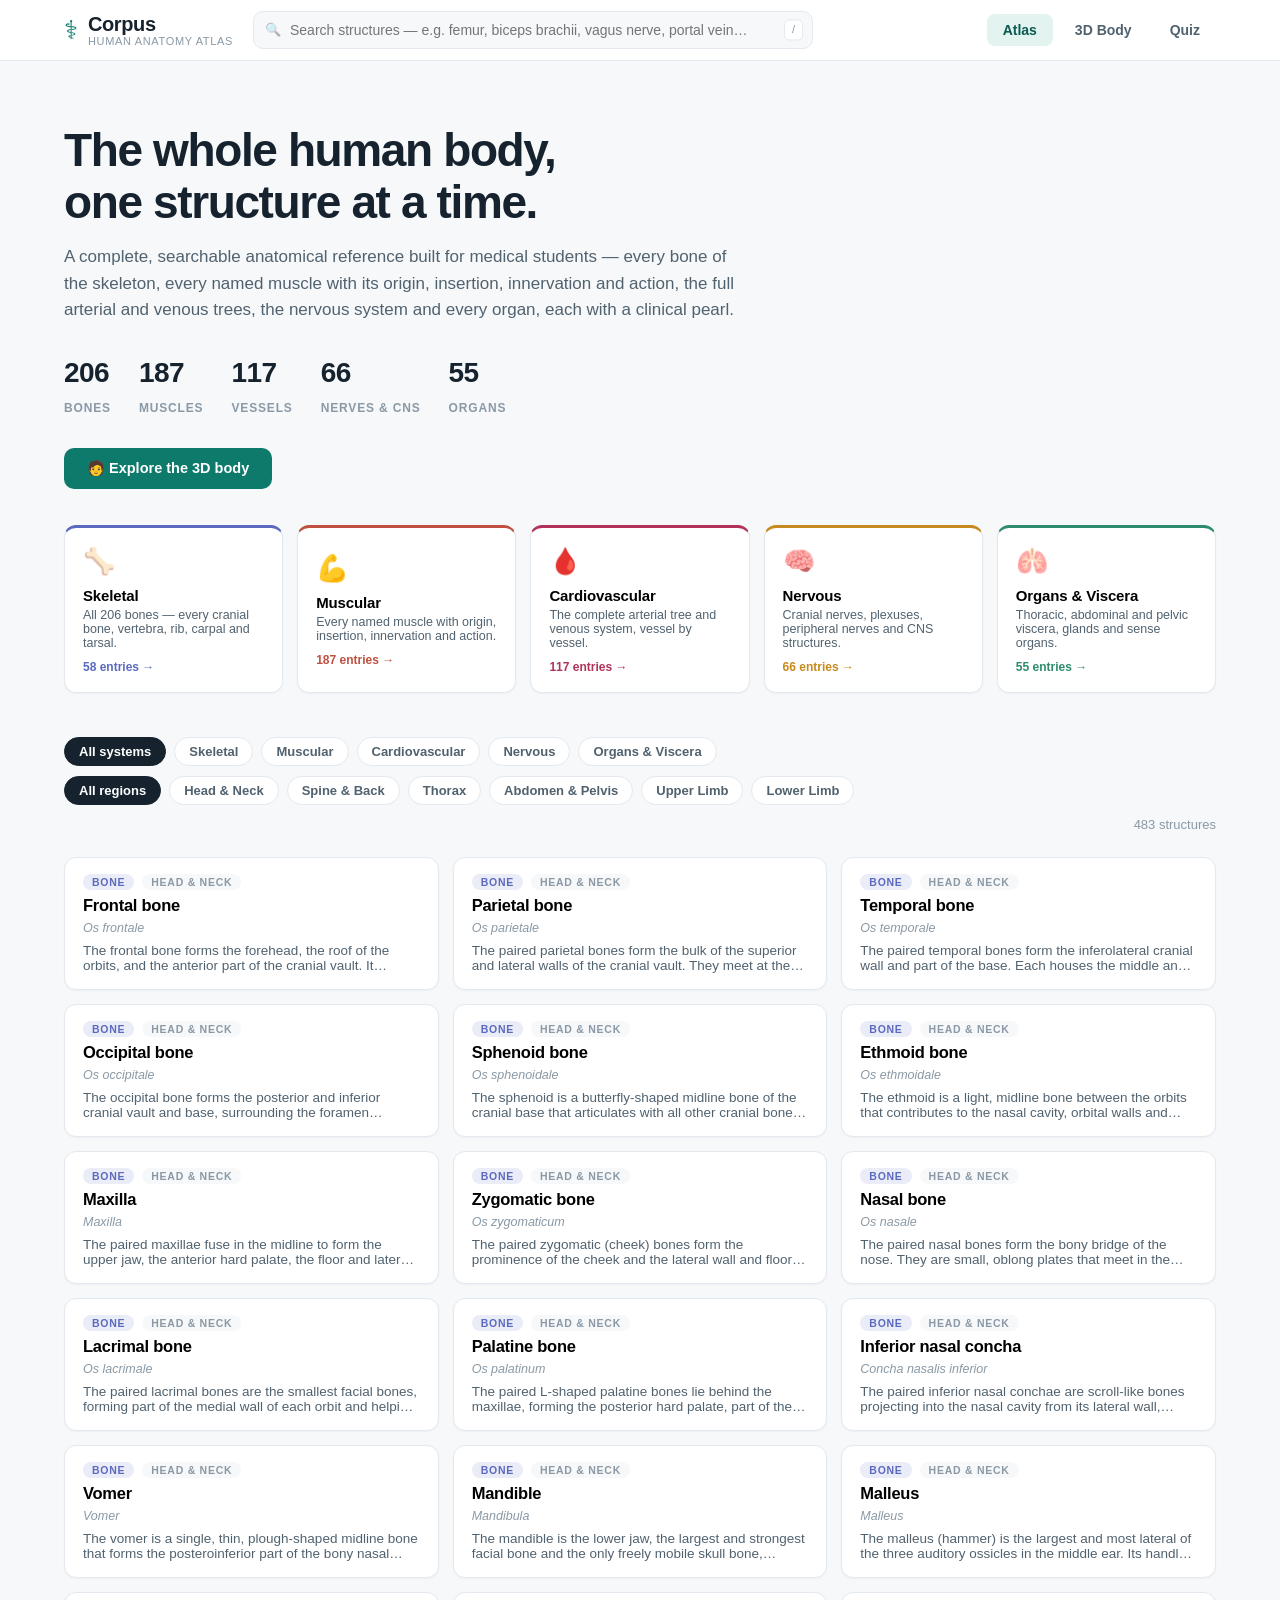
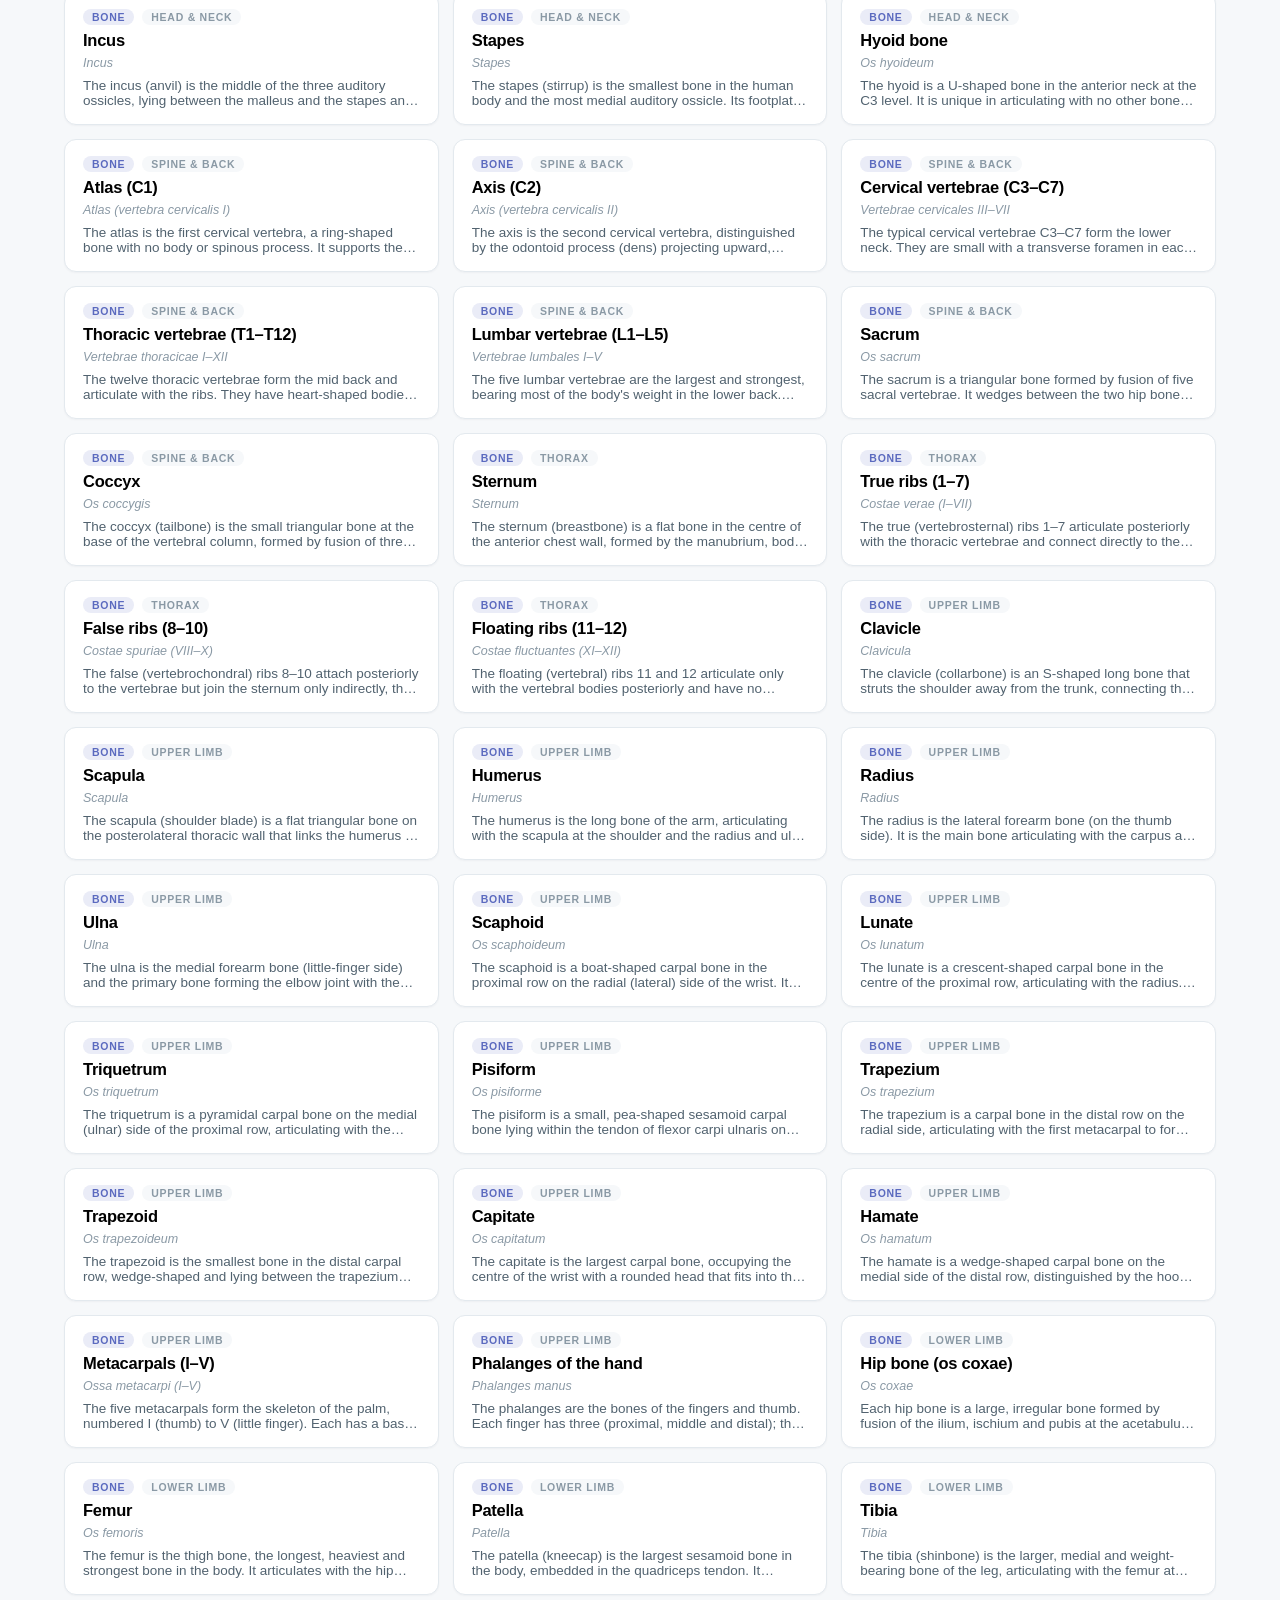
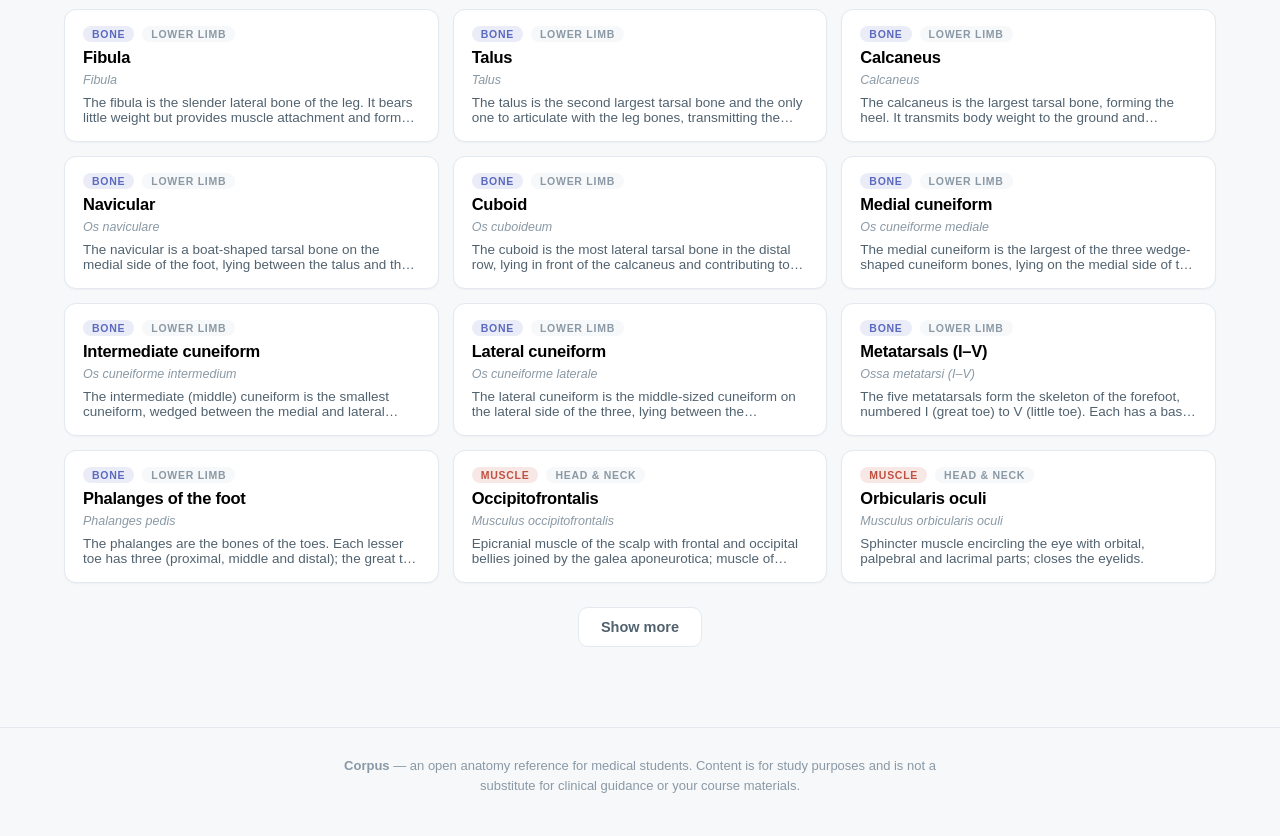
<file: index.html>
<!DOCTYPE html>
<html lang="en">
<head>
  <meta charset="UTF-8">
  <meta name="viewport" content="width=device-width, initial-scale=1.0">
  <title>Corpus &mdash; Human Anatomy Atlas for Medical Students</title>
  <meta name="description" content="A complete, searchable reference of human anatomy for medical students: every bone, muscle, artery, vein, nerve and organ — with origins, insertions, innervations and clinical pearls.">
  <link rel="icon" href="data:image/svg+xml,&lt;svg xmlns='http://www.w3.org/2000/svg' viewBox='0 0 100 100'&gt;&lt;text y='.9em' font-size='90'&gt;&#129728;&lt;/text&gt;&lt;/svg&gt;">
  <link rel="stylesheet" href="css/style.css">
</head>
<body>

  <header class="site-header">
    <div class="header-inner">
      <a class="brand" href="#" id="brand-link">
        <span class="brand-mark">&#9877;</span>
        <span class="brand-text">Corpus<span class="brand-sub">Human Anatomy Atlas</span></span>
      </a>
      <div class="search-wrap">
        <span class="search-icon">&#128269;</span>
        <input type="search" id="search-input" placeholder="Search structures — e.g. femur, biceps brachii, vagus nerve, portal vein&hellip;" autocomplete="off">
        <kbd class="search-kbd">/</kbd>
      </div>
      <nav class="header-nav">
        <button class="nav-btn" id="nav-atlas" data-view="atlas">Atlas</button>
        <button class="nav-btn" id="nav-body" data-view="body">3D Body</button>
        <button class="nav-btn" id="nav-quiz" data-view="quiz">Quiz</button>
      </nav>
    </div>
  </header>

  <!-- ============ ATLAS VIEW ============ -->
  <main id="view-atlas">

    <section class="hero" id="hero">
      <h1>The whole human body,<br>one structure at a time.</h1>
      <p class="hero-lead">A complete, searchable anatomical reference built for medical students — every bone of the skeleton, every named muscle with its origin, insertion, innervation and action, the full arterial and venous trees, the nervous system and every organ, each with a clinical pearl.</p>
      <div class="hero-stats" id="hero-stats"><!-- populated by JS --></div>
      <div class="hero-actions">
        <button class="btn btn-primary" id="hero-body-btn">&#129489; Explore the 3D body</button>
      </div>
    </section>

    <section class="systems" id="system-cards"><!-- populated by JS --></section>

    <section class="browser">
      <div class="filter-bar">
        <div class="filter-row" id="system-filters"><!-- populated by JS --></div>
        <div class="filter-row" id="region-filters"><!-- populated by JS --></div>
        <div class="filter-row filter-row-meta">
          <div id="category-filters"><!-- populated by JS --></div>
          <span class="result-count" id="result-count"></span>
        </div>
      </div>
      <div class="card-grid" id="card-grid"><!-- populated by JS --></div>
      <div class="empty-state hidden" id="empty-state">
        <p>&#129300; No structures match your search.</p>
        <button class="btn btn-ghost" id="clear-filters">Clear search &amp; filters</button>
      </div>
      <div class="load-more-wrap">
        <button class="btn btn-ghost hidden" id="load-more">Show more</button>
      </div>
    </section>

  </main>

  <!-- ============ 3D BODY VIEW ============ -->
  <main id="view-body" class="hidden">
    <section class="body3d-shell">
      <div class="body3d-head">
        <h1>Interactive 3D body</h1>
        <p class="hero-lead">A layered anatomical model &mdash; toggle the <strong>skeleton</strong>, <strong>organs</strong>, <strong>brain &amp; spinal cord</strong> and <strong>skin</strong> using the chips on the model. Drag to rotate, scroll or pinch to zoom. Click any bone or organ to open its detail card and see every structure in that region.</p>
      </div>
      <div class="body3d-layout">
        <div class="body3d-stage" id="body3d-stage">
          <div id="body3d-tooltip"></div>
        </div>
        <aside class="body3d-panel" id="body3d-panel">
          <div class="body3d-placeholder">
            <span class="body3d-placeholder-icon">&#128070;</span>
            <h3>Select a structure</h3>
            <p>Click a bone or organ on the model &mdash; the femur, a rib, the heart, a kidney &mdash; to open its detail card and explore every structure in that region. Use the chips to switch between the skeleton, organs, brain &amp; cord and skin.</p>
          </div>
        </aside>
      </div>
    </section>
  </main>

  <!-- ============ QUIZ VIEW ============ -->
  <main id="view-quiz" class="hidden">
    <section class="quiz-shell">
      <div id="quiz-setup">
        <h1>Self-test</h1>
        <p class="hero-lead">Questions are generated from the atlas itself — origins, insertions, innervations, root values, branches and clinical facts. Choose what to be tested on.</p>
        <div class="quiz-options">
          <div class="quiz-opt-group">
            <h3>System</h3>
            <div id="quiz-system-options"><!-- populated by JS --></div>
          </div>
          <div class="quiz-opt-group">
            <h3>Length</h3>
            <div id="quiz-length-options">
              <button class="chip" data-len="10">10 questions</button>
              <button class="chip chip-active" data-len="20">20 questions</button>
              <button class="chip" data-len="40">40 questions</button>
            </div>
          </div>
        </div>
        <button class="btn btn-primary" id="quiz-start">Start quiz</button>
      </div>

      <div id="quiz-run" class="hidden">
        <div class="quiz-progress">
          <div class="quiz-progress-bar"><div id="quiz-progress-fill"></div></div>
          <span id="quiz-progress-text"></span>
        </div>
        <div class="quiz-card">
          <span class="quiz-tag" id="quiz-q-tag"></span>
          <h2 id="quiz-question"></h2>
          <div class="quiz-answers" id="quiz-answers"></div>
          <div class="quiz-feedback hidden" id="quiz-feedback"></div>
          <button class="btn btn-primary hidden" id="quiz-next">Next question &rarr;</button>
        </div>
      </div>

      <div id="quiz-result" class="hidden">
        <h1 id="quiz-score"></h1>
        <p class="hero-lead" id="quiz-verdict"></p>
        <div class="quiz-result-actions">
          <button class="btn btn-primary" id="quiz-again">Take another quiz</button>
          <button class="btn btn-ghost" id="quiz-back">Back to atlas</button>
        </div>
      </div>
    </section>
  </main>

  <!-- ============ DETAIL MODAL ============ -->
  <div class="modal-backdrop hidden" id="modal-backdrop">
    <article class="modal" id="modal" role="dialog" aria-modal="true">
      <button class="modal-close" id="modal-close" aria-label="Close">&times;</button>
      <div id="modal-body"><!-- populated by JS --></div>
    </article>
  </div>

  <footer class="site-footer">
    <p><strong>Corpus</strong> &mdash; an open anatomy reference for medical students. Content is for study purposes and is not a substitute for clinical guidance or your course materials.</p>
  </footer>

  <script src="js/vendor/three.min.js"></script>
  <script src="js/vendor/OrbitControls.js"></script>
  <script src="js/data/bones.js"></script>
  <script src="js/data/muscles.js"></script>
  <script src="js/data/vessels.js"></script>
  <script src="js/data/nerves.js"></script>
  <script src="js/data/organs.js"></script>
  <script src="js/app.js"></script>
  <script src="js/body3d.js"></script>
</body>
</html>
</file>
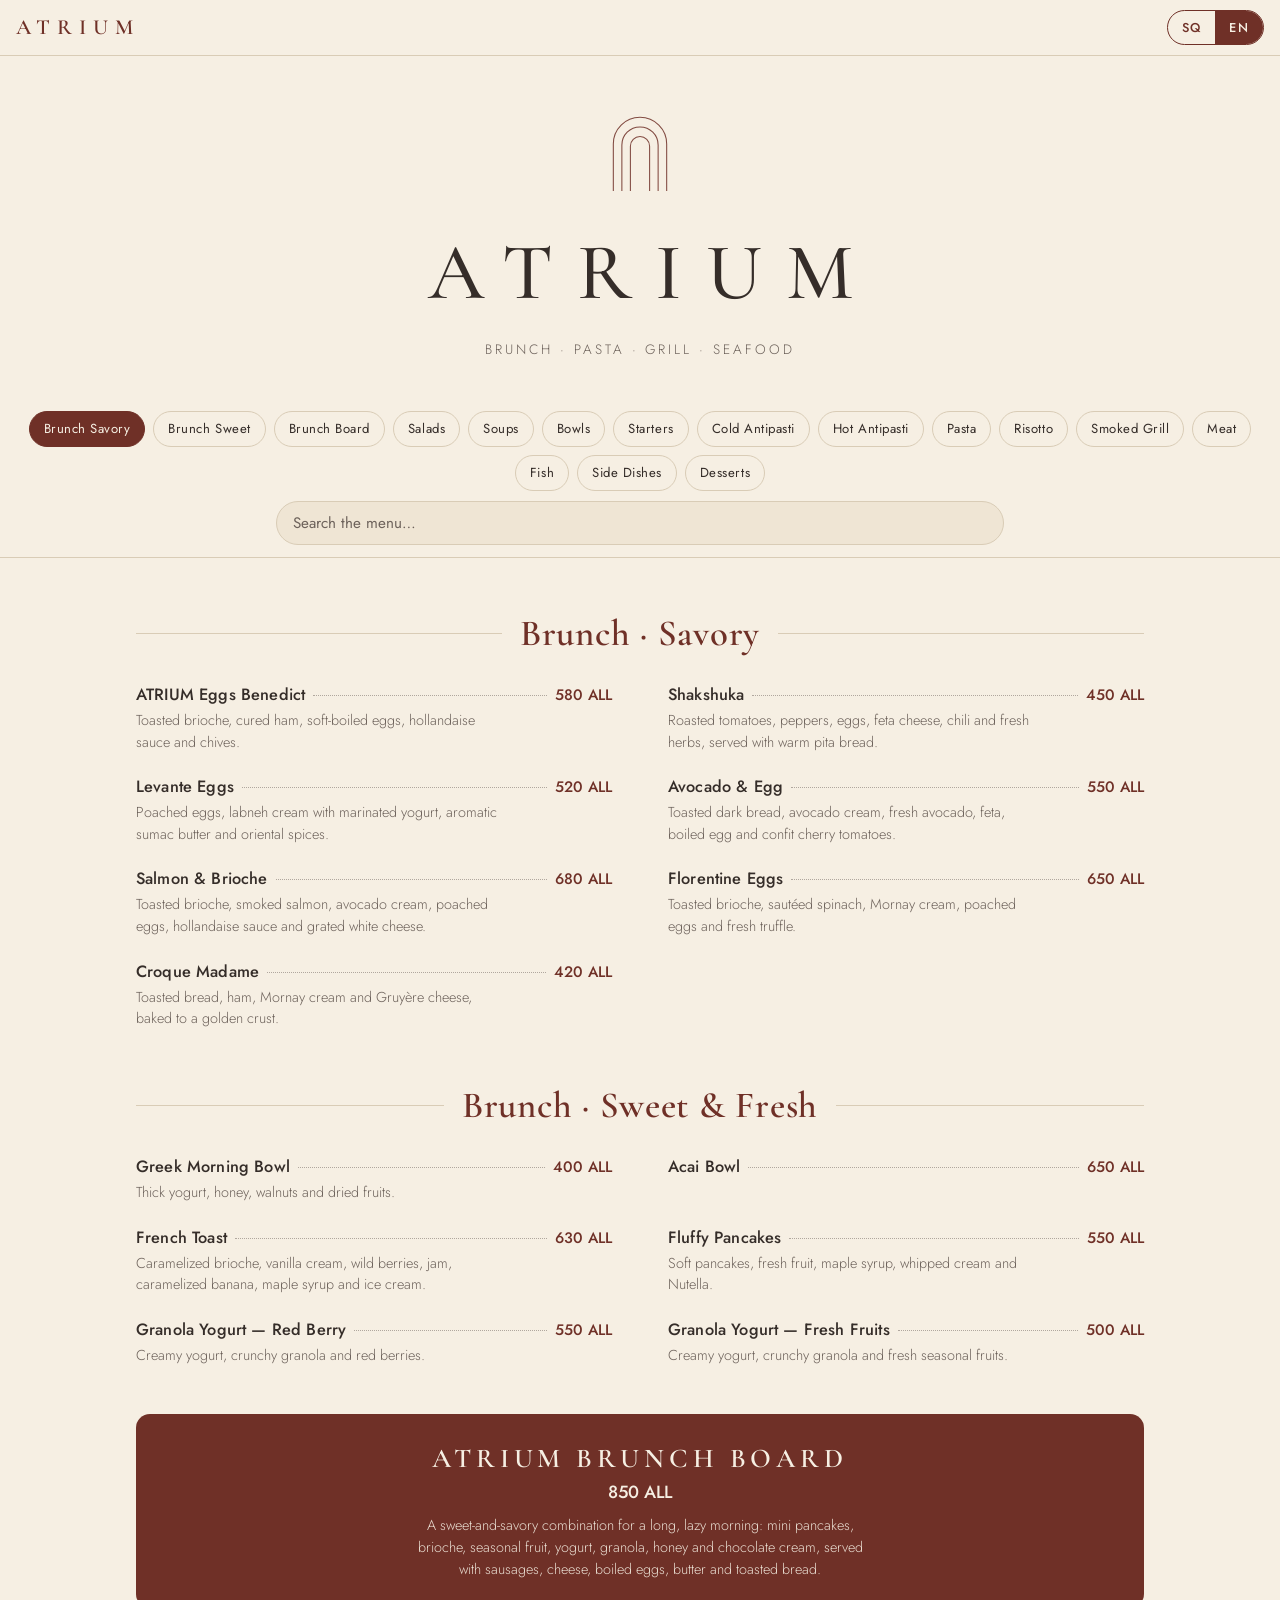
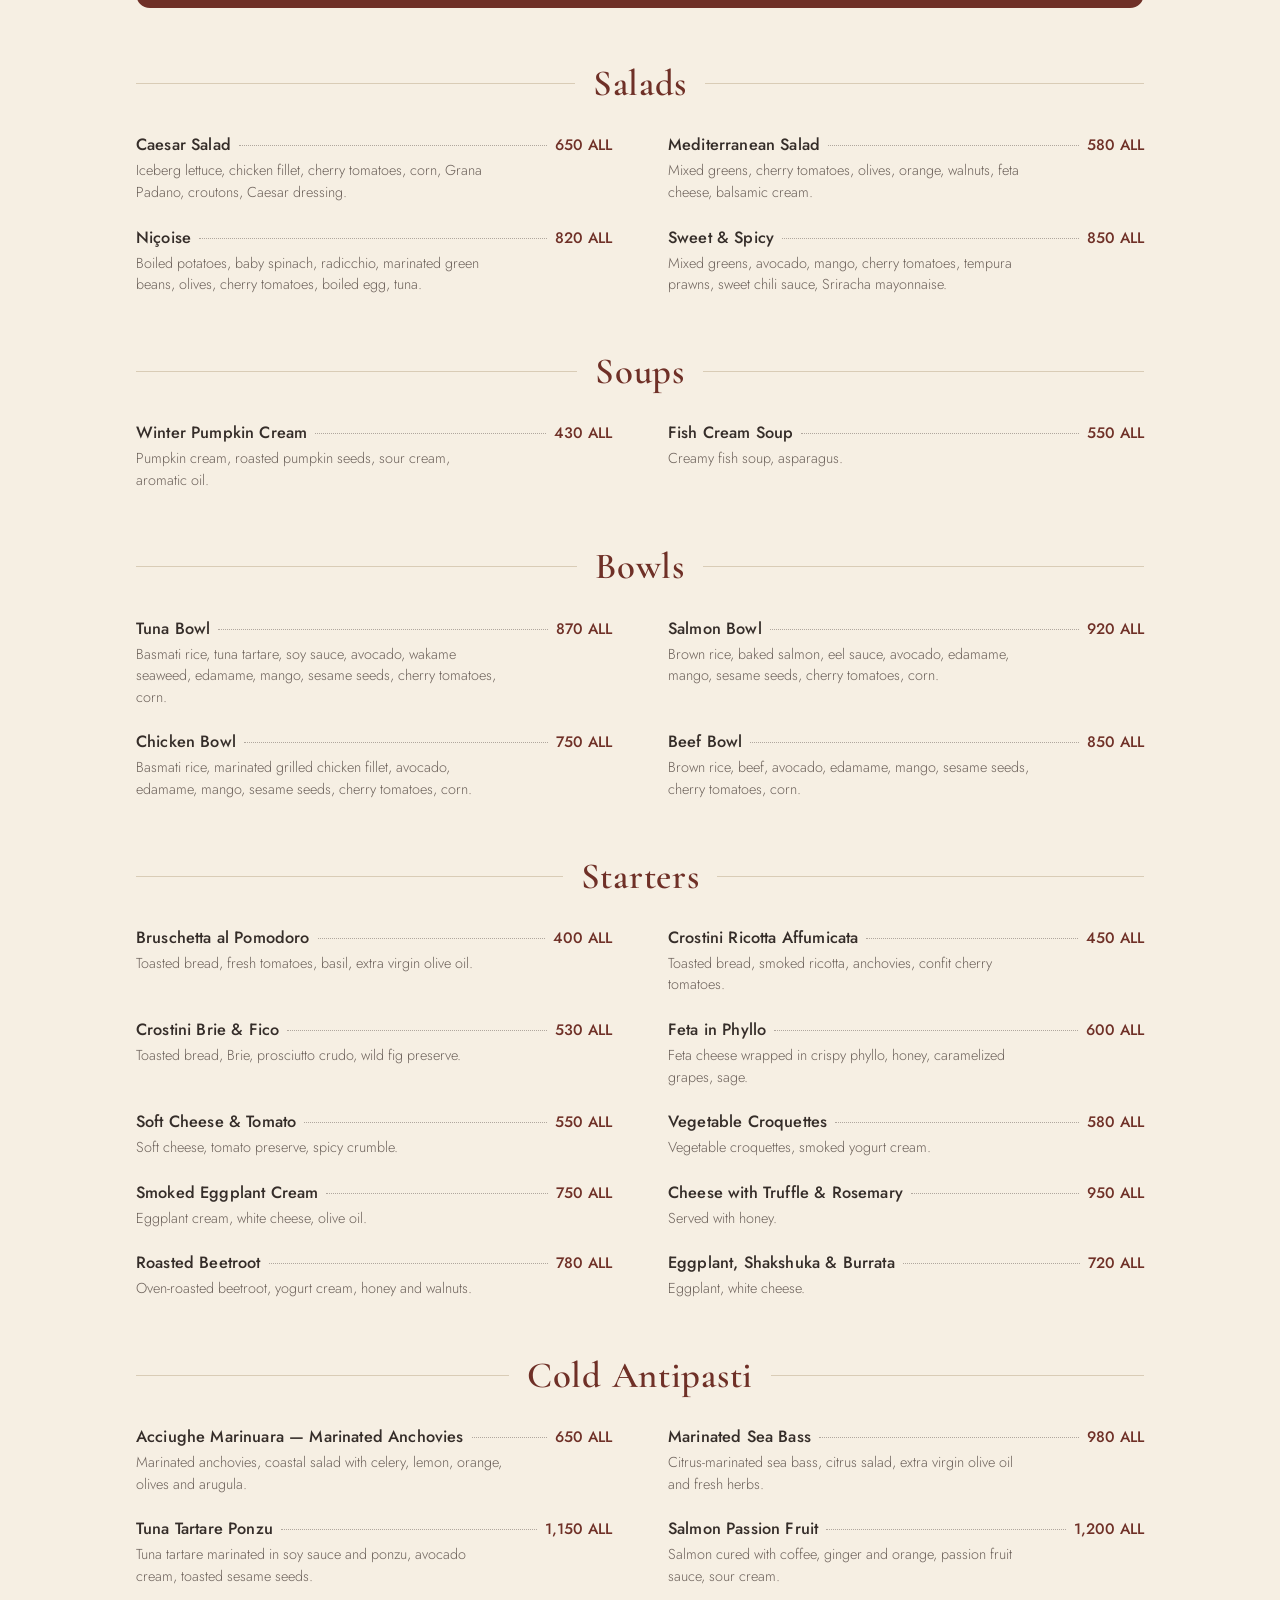
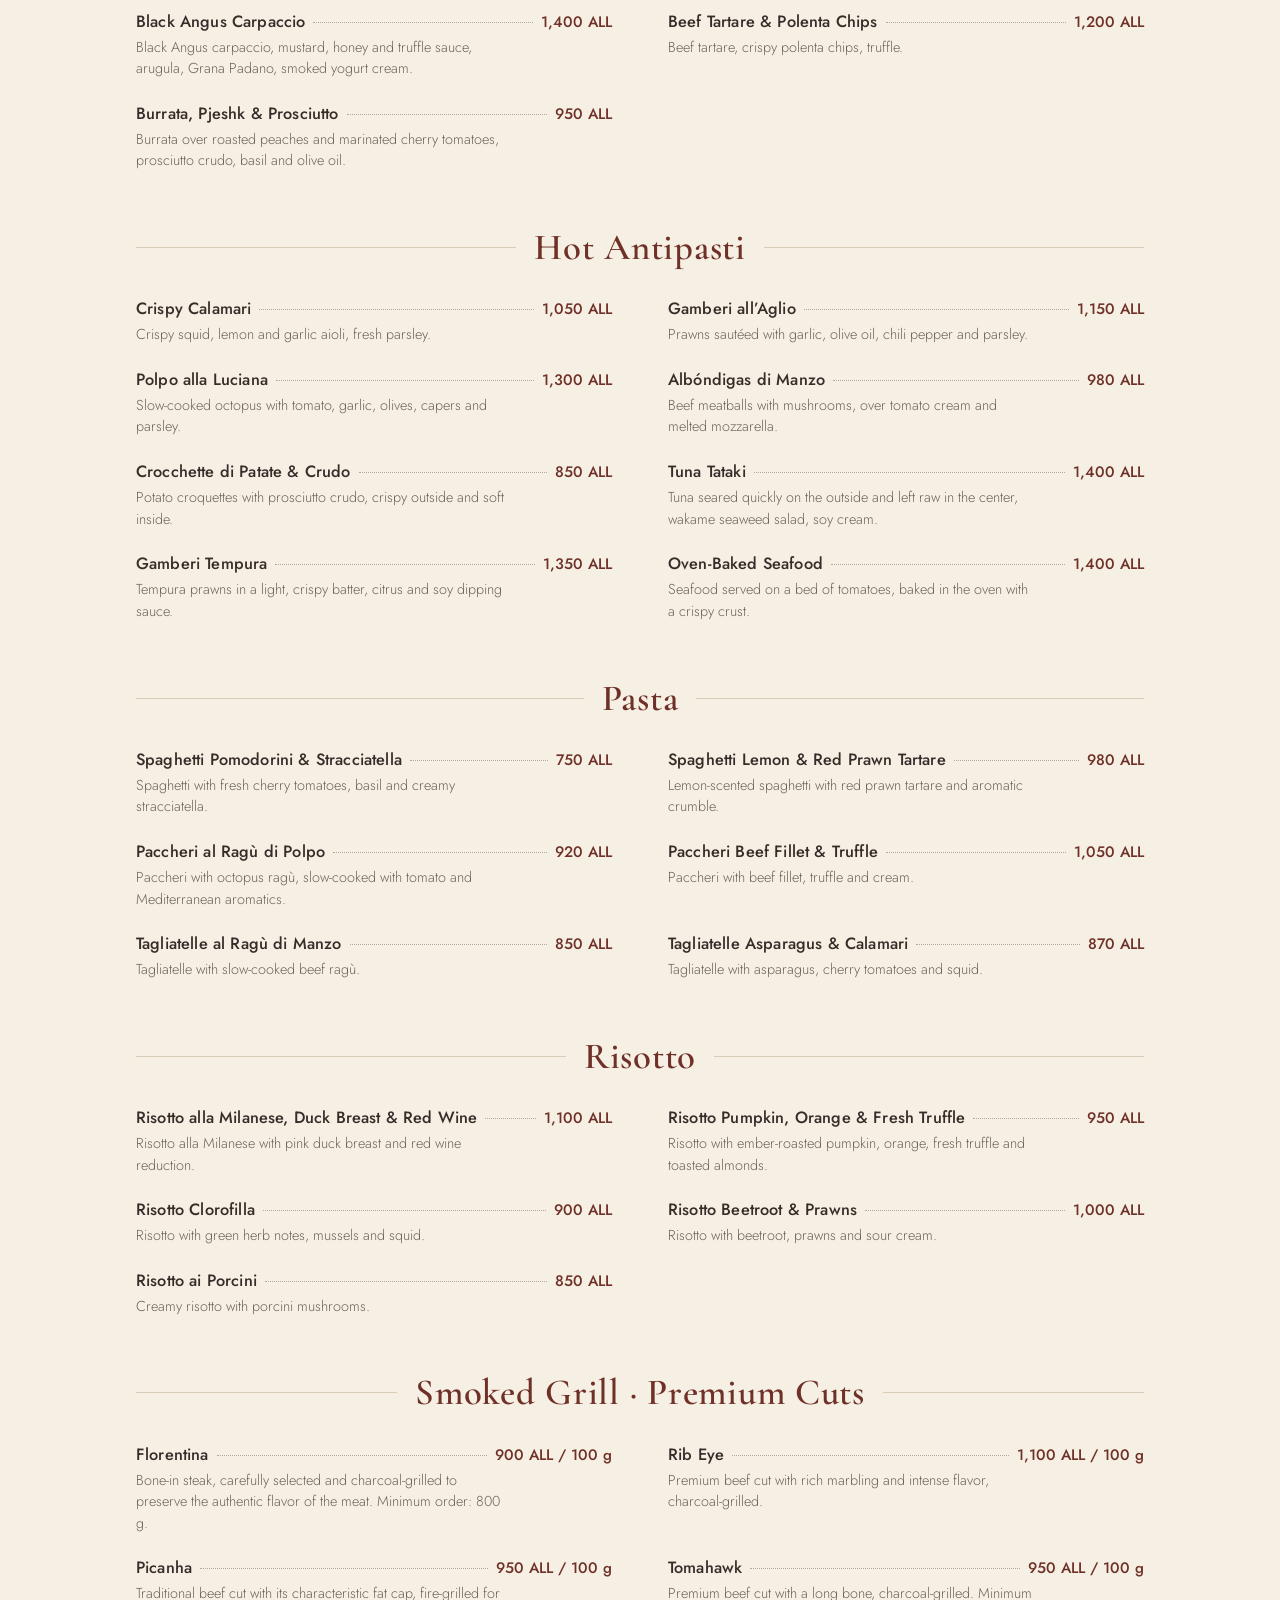
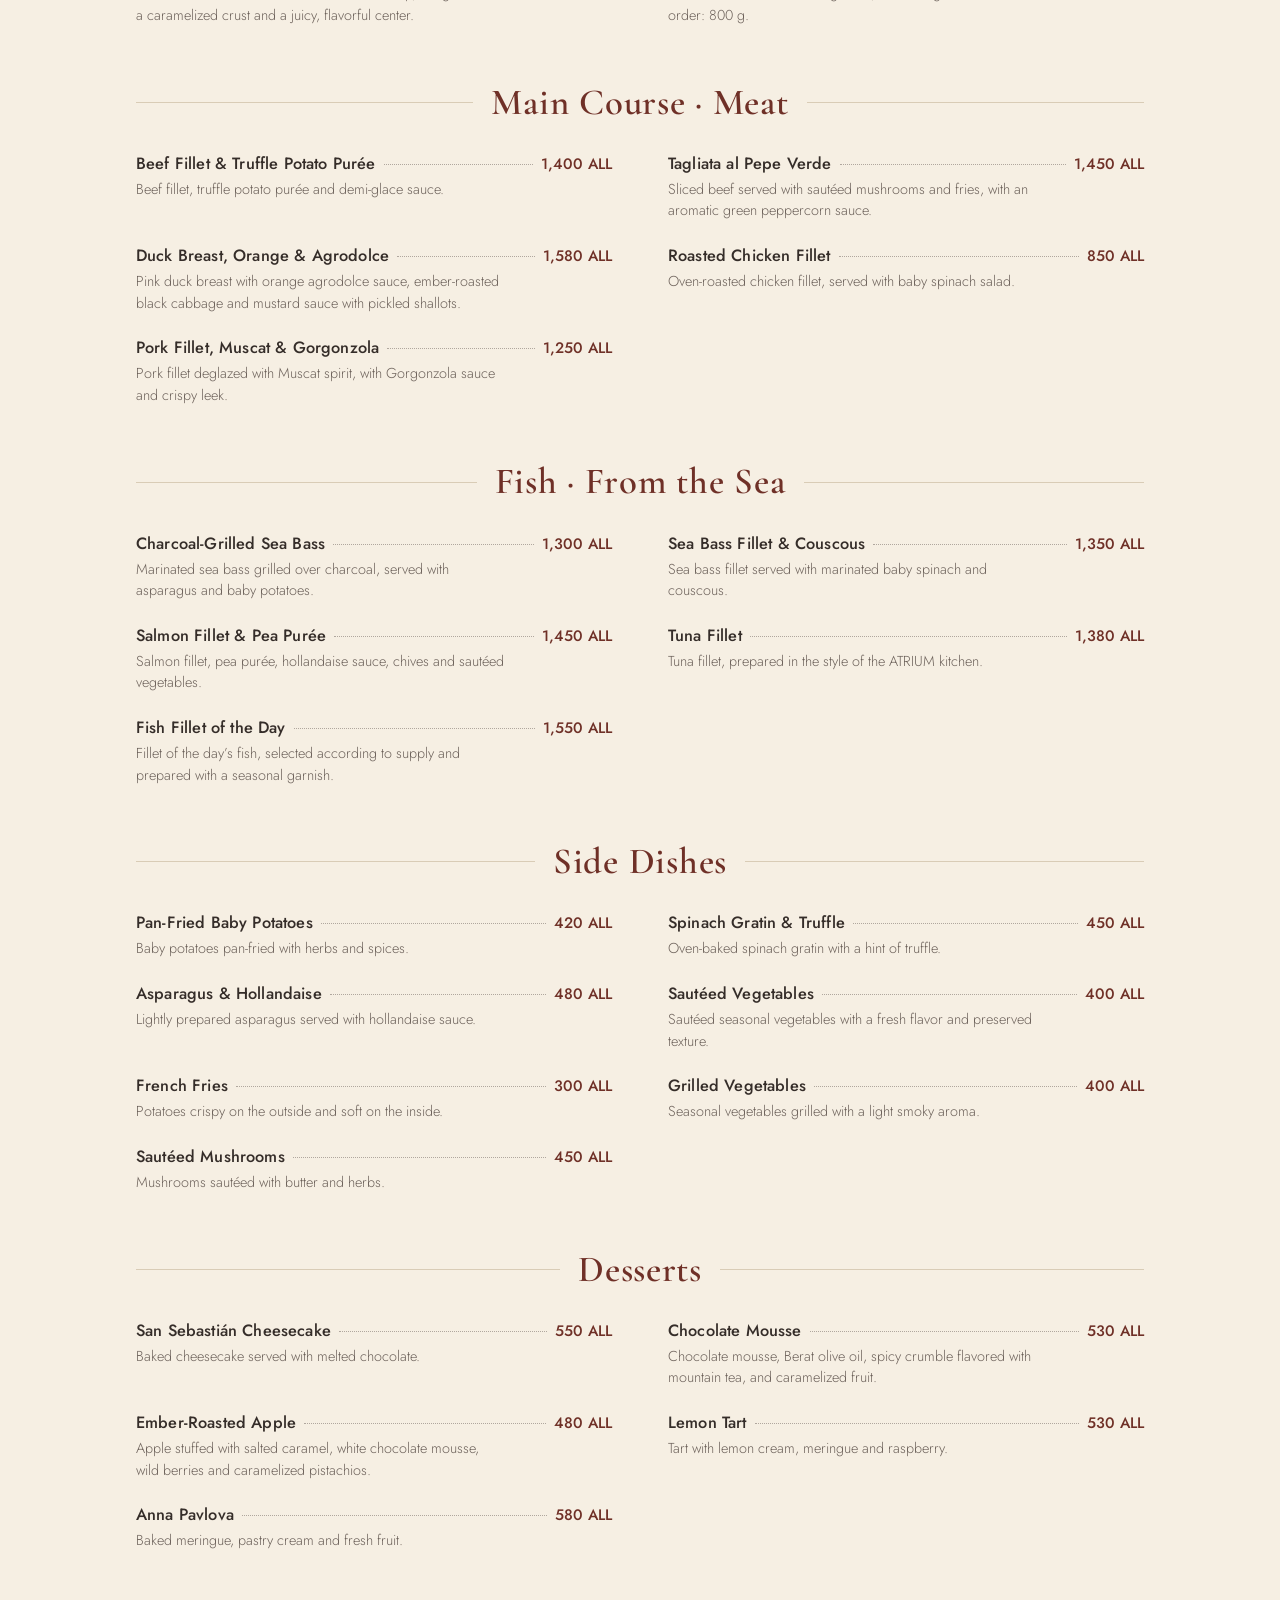
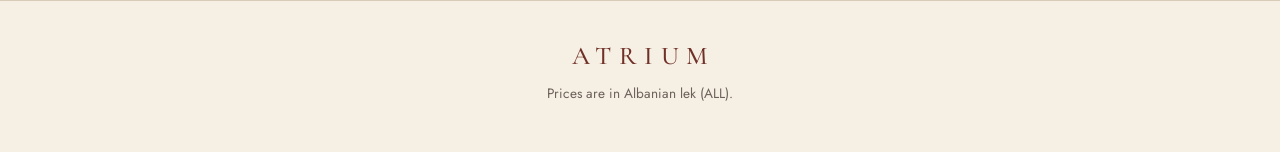
<file: atrium/index.html>
<!doctype html>
<html lang="sq">
<head>
  <meta charset="utf-8">
  <meta name="viewport" content="width=device-width, initial-scale=1">
  <title>Atrium — Menu</title>
  <meta name="description" content="Atrium restaurant menu — brunch, pasta, risotto, smoked grill and fresh fish. Menuja e restorantit Atrium në shqip dhe anglisht.">
  <meta name="theme-color" content="#6f3027">
  <link rel="icon" href="data:image/svg+xml,%3Csvg xmlns='http://www.w3.org/2000/svg' viewBox='0 0 64 64'%3E%3Crect width='64' height='64' rx='14' fill='%236f3027'/%3E%3Cpath d='M16 50V30a16 16 0 0 1 32 0v20' fill='none' stroke='%23f6efe3' stroke-width='4'/%3E%3C/svg%3E">
  <link rel="preconnect" href="https://fonts.googleapis.com">
  <link rel="preconnect" href="https://fonts.gstatic.com" crossorigin>
  <link href="https://fonts.googleapis.com/css2?family=Cormorant+Garamond:ital,wght@0,500;0,600;1,500&family=Jost:wght@300;400;500&display=swap" rel="stylesheet">
  <link rel="stylesheet" href="css/style.css">
</head>
<body>

<header class="topbar">
  <a class="brand" href="#top" aria-label="Atrium">ATRIUM</a>
  <div class="lang" role="group" aria-label="Language / Gjuha">
    <button type="button" data-lang="sq" aria-pressed="true">SQ</button>
    <button type="button" data-lang="en" aria-pressed="false">EN</button>
  </div>
</header>

<main id="top">
  <section class="hero">
    <svg class="arch" viewBox="0 0 120 150" aria-hidden="true">
      <path d="M10 148V60a50 50 0 0 1 100 0v88" />
      <path d="M26 148V62a34 34 0 0 1 68 0v86" />
      <path d="M42 148V64a18 18 0 0 1 36 0v84" />
    </svg>
    <h1 class="wordmark">ATRIUM</h1>
    <p class="tagline" data-i18n="tagline"></p>
  </section>

  <div class="sticky-tools">
    <nav class="catnav" aria-label="Menu sections">
      <div class="catnav-scroll" id="catnav"></div>
    </nav>
    <div class="search">
      <input id="search" type="search" autocomplete="off" spellcheck="false" data-i18n-placeholder="search">
    </div>
  </div>

  <div id="menu" class="menu"></div>
  <p id="empty" class="empty" hidden data-i18n="empty"></p>
  <noscript><p class="empty">Please enable JavaScript to view the menu · Aktivizoni JavaScript për të parë menunë.</p></noscript>
</main>

<footer class="footer">
  <p class="wordmark small">ATRIUM</p>
  <p data-i18n="prices"></p>
</footer>

<script src="js/data.js"></script>
<script src="js/app.js"></script>
</body>
</html>
</file>
<file: css/style.css>
/* ==========================================================================
   Corpus — Human Anatomy Atlas
   ========================================================================== */

:root {
  --bg: #f6f8fa;
  --surface: #ffffff;
  --ink: #16232e;
  --ink-soft: #51626f;
  --ink-faint: #8a99a5;
  --line: #e3e9ee;
  --accent: #0e7a6c;
  --accent-soft: #e3f3f0;
  --accent-ink: #0a5a50;
  --danger: #b3372f;
  --danger-soft: #fbeae8;
  --ok: #1d7a3a;
  --ok-soft: #e6f4ea;

  --c-skeletal: #5b6abf;
  --c-muscular: #c0503f;
  --c-cardiovascular: #b3325a;
  --c-nervous: #c78a1e;
  --c-organs: #2e8b6e;

  --radius: 12px;
  --shadow: 0 1px 2px rgba(22, 35, 46, .06), 0 8px 24px rgba(22, 35, 46, .07);
  --shadow-lg: 0 4px 12px rgba(22, 35, 46, .10), 0 24px 60px rgba(22, 35, 46, .18);
  --font: -apple-system, BlinkMacSystemFont, "Segoe UI", Roboto, "Helvetica Neue", Arial, sans-serif;
}

* { box-sizing: border-box; }

html { scroll-behavior: smooth; }

body {
  margin: 0;
  font-family: var(--font);
  background: var(--bg);
  color: var(--ink);
  line-height: 1.55;
  -webkit-font-smoothing: antialiased;
}

.hidden { display: none !important; }

button { font-family: inherit; cursor: pointer; }

/* ---------- Header ---------- */

.site-header {
  position: sticky;
  top: 0;
  z-index: 50;
  background: rgba(255, 255, 255, .92);
  backdrop-filter: blur(10px);
  border-bottom: 1px solid var(--line);
}

.header-inner {
  max-width: 1200px;
  margin: 0 auto;
  padding: 10px 24px;
  display: flex;
  align-items: center;
  gap: 20px;
}

.brand {
  display: flex;
  align-items: center;
  gap: 10px;
  text-decoration: none;
  color: var(--ink);
  flex-shrink: 0;
}

.brand-mark {
  font-size: 26px;
  color: var(--accent);
}

.brand-text {
  font-weight: 800;
  font-size: 20px;
  letter-spacing: -.02em;
  display: flex;
  flex-direction: column;
  line-height: 1.1;
}

.brand-sub {
  font-weight: 500;
  font-size: 11px;
  letter-spacing: .06em;
  text-transform: uppercase;
  color: var(--ink-faint);
}

.search-wrap {
  position: relative;
  flex: 1;
  max-width: 560px;
}

.search-icon {
  position: absolute;
  left: 12px;
  top: 50%;
  transform: translateY(-50%);
  font-size: 13px;
  opacity: .55;
  pointer-events: none;
}

#search-input {
  width: 100%;
  padding: 10px 40px 10px 36px;
  border: 1px solid var(--line);
  border-radius: 10px;
  background: var(--bg);
  font-size: 14px;
  font-family: inherit;
  color: var(--ink);
  outline: none;
  transition: border-color .15s, box-shadow .15s;
}

#search-input:focus {
  border-color: var(--accent);
  box-shadow: 0 0 0 3px var(--accent-soft);
  background: var(--surface);
}

.search-kbd {
  position: absolute;
  right: 10px;
  top: 50%;
  transform: translateY(-50%);
  border: 1px solid var(--line);
  border-radius: 5px;
  background: var(--surface);
  padding: 1px 7px;
  font-size: 11px;
  color: var(--ink-faint);
  font-family: inherit;
}

.header-nav { display: flex; gap: 6px; margin-left: auto; }

.nav-btn {
  border: none;
  background: transparent;
  padding: 8px 16px;
  border-radius: 8px;
  font-size: 14px;
  font-weight: 600;
  color: var(--ink-soft);
}

.nav-btn:hover { background: var(--bg); color: var(--ink); }
.nav-btn.nav-active { background: var(--accent-soft); color: var(--accent-ink); }

/* ---------- Hero ---------- */

main { max-width: 1200px; margin: 0 auto; padding: 0 24px 80px; }

.hero { padding: 64px 0 36px; max-width: 800px; }

.hero h1 {
  font-size: clamp(30px, 4.5vw, 46px);
  line-height: 1.12;
  letter-spacing: -.03em;
  margin: 0 0 16px;
  font-weight: 800;
}

.hero-lead {
  font-size: 17px;
  color: var(--ink-soft);
  margin: 0 0 28px;
  max-width: 680px;
}

.hero-stats { display: flex; flex-wrap: wrap; gap: 28px; }

.hero-stat .stat-num {
  font-size: 28px;
  font-weight: 800;
  letter-spacing: -.02em;
  display: block;
}

.hero-stat .stat-label {
  font-size: 12px;
  font-weight: 600;
  text-transform: uppercase;
  letter-spacing: .07em;
  color: var(--ink-faint);
}

/* ---------- System cards ---------- */

.systems {
  display: grid;
  grid-template-columns: repeat(auto-fit, minmax(190px, 1fr));
  gap: 14px;
  margin-bottom: 44px;
}

.system-card {
  text-align: left;
  border: 1px solid var(--line);
  border-radius: var(--radius);
  background: var(--surface);
  padding: 18px;
  box-shadow: 0 1px 2px rgba(22, 35, 46, .04);
  transition: transform .12s, box-shadow .12s, border-color .12s;
  border-top: 3px solid var(--sys-color, var(--accent));
}

.system-card:hover {
  transform: translateY(-2px);
  box-shadow: var(--shadow);
  border-color: var(--sys-color, var(--accent));
}

.system-card .sys-icon { font-size: 26px; display: block; margin-bottom: 10px; }
.system-card h3 { margin: 0 0 4px; font-size: 15px; letter-spacing: -.01em; }
.system-card p { margin: 0; font-size: 12.5px; color: var(--ink-soft); }
.system-card .sys-count {
  display: inline-block;
  margin-top: 10px;
  font-size: 12px;
  font-weight: 700;
  color: var(--sys-color, var(--accent));
}

/* ---------- Filter bar ---------- */

.filter-bar { margin-bottom: 22px; }

.filter-row { display: flex; flex-wrap: wrap; gap: 8px; margin-bottom: 10px; }

.filter-row-meta {
  justify-content: space-between;
  align-items: center;
}

#category-filters { display: flex; flex-wrap: wrap; gap: 8px; }

.chip {
  border: 1px solid var(--line);
  background: var(--surface);
  border-radius: 999px;
  padding: 6px 14px;
  font-size: 13px;
  font-weight: 600;
  color: var(--ink-soft);
  transition: all .12s;
}

.chip:hover { border-color: var(--accent); color: var(--accent-ink); }

.chip-active {
  background: var(--ink);
  border-color: var(--ink);
  color: #fff;
}

.chip-active:hover { background: var(--ink); color: #fff; border-color: var(--ink); }

.chip-sm { padding: 4px 11px; font-size: 12px; }

.result-count { font-size: 13px; color: var(--ink-faint); font-weight: 500; }

/* ---------- Card grid ---------- */

.card-grid {
  display: grid;
  grid-template-columns: repeat(auto-fill, minmax(280px, 1fr));
  gap: 14px;
}

.entry-card {
  text-align: left;
  background: var(--surface);
  border: 1px solid var(--line);
  border-radius: var(--radius);
  padding: 16px 18px;
  box-shadow: 0 1px 2px rgba(22, 35, 46, .04);
  transition: transform .12s, box-shadow .12s, border-color .12s;
  display: flex;
  flex-direction: column;
  gap: 6px;
}

.entry-card:hover {
  transform: translateY(-2px);
  box-shadow: var(--shadow);
  border-color: var(--card-color, var(--accent));
}

.entry-card-top { display: flex; align-items: center; gap: 8px; }

.tag {
  font-size: 10.5px;
  font-weight: 700;
  text-transform: uppercase;
  letter-spacing: .07em;
  padding: 2px 9px;
  border-radius: 999px;
  background: var(--accent-soft);
  color: var(--accent-ink);
}

.tag-sys { background: color-mix(in srgb, var(--card-color, var(--accent)) 13%, white); color: var(--card-color, var(--accent)); }

.tag-region {
  background: var(--bg);
  color: var(--ink-faint);
}

.entry-card h3 { margin: 0; font-size: 16.5px; letter-spacing: -.015em; }

.entry-latin { font-size: 12.5px; font-style: italic; color: var(--ink-faint); margin: 0; }

.entry-desc {
  font-size: 13.5px;
  color: var(--ink-soft);
  margin: 2px 0 0;
  display: -webkit-box;
  -webkit-line-clamp: 2;
  -webkit-box-orient: vertical;
  overflow: hidden;
}

.empty-state { text-align: center; padding: 60px 0; color: var(--ink-soft); font-size: 16px; }

.load-more-wrap { text-align: center; margin-top: 24px; }

/* ---------- Buttons ---------- */

.btn {
  border-radius: 10px;
  padding: 11px 22px;
  font-size: 14.5px;
  font-weight: 700;
  border: 1px solid transparent;
  transition: all .12s;
}

.btn-primary { background: var(--accent); color: #fff; }
.btn-primary:hover { background: var(--accent-ink); }

.btn-ghost { background: var(--surface); border-color: var(--line); color: var(--ink-soft); }
.btn-ghost:hover { border-color: var(--accent); color: var(--accent-ink); }

/* ---------- Modal ---------- */

.modal-backdrop {
  position: fixed;
  inset: 0;
  background: rgba(13, 22, 30, .55);
  backdrop-filter: blur(3px);
  z-index: 100;
  display: flex;
  align-items: flex-start;
  justify-content: center;
  padding: 6vh 16px 16px;
  overflow-y: auto;
}

.modal {
  position: relative;
  background: var(--surface);
  border-radius: 16px;
  box-shadow: var(--shadow-lg);
  max-width: 720px;
  width: 100%;
  padding: 32px 36px;
  animation: modal-in .18s ease-out;
}

@keyframes modal-in {
  from { opacity: 0; transform: translateY(10px) scale(.985); }
  to   { opacity: 1; transform: none; }
}

.modal-close {
  position: absolute;
  top: 14px;
  right: 14px;
  width: 34px;
  height: 34px;
  border-radius: 50%;
  border: 1px solid var(--line);
  background: var(--surface);
  font-size: 19px;
  line-height: 1;
  color: var(--ink-soft);
}

.modal-close:hover { background: var(--bg); color: var(--ink); }

.modal-tags { display: flex; flex-wrap: wrap; gap: 8px; margin-bottom: 12px; }

.modal h2 { margin: 0 0 2px; font-size: 27px; letter-spacing: -.02em; }

.modal .entry-latin { font-size: 14.5px; margin-bottom: 14px; }

.modal-desc { font-size: 15px; color: var(--ink-soft); margin: 12px 0 20px; }

.detail-table { width: 100%; border-collapse: collapse; margin-bottom: 20px; }

.detail-table th, .detail-table td {
  text-align: left;
  vertical-align: top;
  padding: 10px 12px;
  font-size: 13.5px;
  border-top: 1px solid var(--line);
}

.detail-table tr:last-child th, .detail-table tr:last-child td { border-bottom: 1px solid var(--line); }

.detail-table th {
  width: 150px;
  font-weight: 700;
  color: var(--ink);
  white-space: nowrap;
  background: var(--bg);
}

.detail-table td { color: var(--ink-soft); }

.clinical-box {
  border-left: 4px solid var(--accent);
  background: var(--accent-soft);
  border-radius: 0 10px 10px 0;
  padding: 12px 16px;
  font-size: 13.5px;
  color: var(--accent-ink);
}

.clinical-box strong {
  display: block;
  text-transform: uppercase;
  font-size: 11px;
  letter-spacing: .08em;
  margin-bottom: 3px;
}

/* ---------- 3D body ---------- */

.hero-actions { margin-top: 28px; }

.body3d-shell { padding-top: 48px; }

.body3d-head h1 { font-size: 34px; letter-spacing: -.025em; margin: 0 0 10px; }

.body3d-layout { display: flex; gap: 16px; align-items: stretch; margin-top: 26px; }

.body3d-stage {
  position: relative;
  flex: 1;
  min-width: 0;
  height: 72vh;
  min-height: 460px;
  border: 1px solid var(--line);
  border-radius: 16px;
  overflow: hidden;
  background: #eef2f5;
  cursor: grab;
  touch-action: none;
}

.body3d-stage:active { cursor: grabbing; }

.body3d-stage canvas { display: block; }

.body3d-toolbar {
  position: absolute;
  top: 12px;
  left: 12px;
  z-index: 6;
  display: flex;
  flex-wrap: wrap;
  gap: 6px;
  max-width: calc(100% - 24px);
}

.body3d-toolbar .chip { background: rgba(255, 255, 255, .9); backdrop-filter: blur(4px); }

#body3d-tooltip {
  position: absolute;
  pointer-events: none;
  background: var(--ink);
  color: #fff;
  padding: 4px 11px;
  border-radius: 6px;
  font-size: 12px;
  font-weight: 600;
  white-space: nowrap;
  transform: translate(-50%, -150%);
  opacity: 0;
  transition: opacity .1s;
  z-index: 5;
}

.body3d-panel {
  width: 360px;
  flex-shrink: 0;
  background: var(--surface);
  border: 1px solid var(--line);
  border-radius: 16px;
  padding: 20px 18px;
  height: 72vh;
  min-height: 460px;
  overflow-y: auto;
}

.body3d-placeholder { text-align: center; padding: 60px 14px; color: var(--ink-soft); }
.body3d-placeholder-icon { font-size: 34px; display: block; margin-bottom: 12px; }
.body3d-placeholder h3 { margin: 0 0 8px; font-size: 17px; color: var(--ink); }
.body3d-placeholder p { font-size: 13.5px; margin: 0; }

.body3d-panel-head h2 { margin: 8px 0 2px; font-size: 22px; letter-spacing: -.02em; }
.body3d-panel-sub { margin: 0 0 14px; font-size: 13px; color: var(--ink-faint); }

.body3d-group { border-top: 1px solid var(--line); }

.body3d-group summary {
  cursor: pointer;
  list-style: none;
  display: flex;
  align-items: center;
  gap: 9px;
  padding: 11px 2px;
  font-size: 13.5px;
  font-weight: 700;
}

.body3d-group summary::-webkit-details-marker { display: none; }
.body3d-group summary::after { content: "+"; margin-left: auto; color: var(--ink-faint); font-weight: 600; }
.body3d-group[open] summary::after { content: "\2212"; }

.body3d-dot { width: 9px; height: 9px; border-radius: 50%; flex-shrink: 0; }

.body3d-group-count {
  font-size: 11.5px;
  font-weight: 700;
  color: var(--ink-faint);
  background: var(--bg);
  border-radius: 999px;
  padding: 1px 8px;
}

.body3d-list { display: flex; flex-direction: column; gap: 4px; padding: 2px 0 12px; }

.body3d-item {
  text-align: left;
  border: 1px solid transparent;
  background: var(--bg);
  border-radius: 8px;
  padding: 7px 11px;
  display: flex;
  flex-direction: column;
  transition: all .1s;
}

.body3d-item:hover { border-color: var(--accent); background: var(--accent-soft); }
.body3d-item-active { border-color: var(--accent); background: var(--accent-soft); box-shadow: 0 0 0 1px var(--accent); }
.body3d-item strong { font-size: 13px; color: var(--ink); }
.body3d-item-latin { font-size: 11.5px; font-style: italic; color: var(--ink-faint); }

.body3d-browse { width: 100%; margin-top: 14px; }

@media (max-width: 900px) {
  .body3d-layout { flex-direction: column; }
  .body3d-stage { height: 54vh; min-height: 340px; }
  .body3d-panel { width: auto; height: auto; min-height: 0; max-height: 50vh; }
}

/* ---------- Quiz ---------- */

.quiz-shell { max-width: 720px; margin: 0 auto; padding-top: 56px; }

.quiz-shell h1 { font-size: 34px; letter-spacing: -.025em; margin: 0 0 12px; }

.quiz-options { display: flex; flex-direction: column; gap: 20px; margin: 28px 0; }

.quiz-opt-group h3 {
  font-size: 12px;
  text-transform: uppercase;
  letter-spacing: .08em;
  color: var(--ink-faint);
  margin: 0 0 10px;
}

#quiz-system-options, #quiz-length-options { display: flex; flex-wrap: wrap; gap: 8px; }

.quiz-progress { display: flex; align-items: center; gap: 14px; margin-bottom: 18px; }

.quiz-progress-bar {
  flex: 1;
  height: 8px;
  border-radius: 999px;
  background: var(--line);
  overflow: hidden;
}

#quiz-progress-fill {
  height: 100%;
  width: 0;
  background: var(--accent);
  border-radius: 999px;
  transition: width .25s;
}

#quiz-progress-text { font-size: 13px; font-weight: 600; color: var(--ink-faint); white-space: nowrap; }

.quiz-card {
  background: var(--surface);
  border: 1px solid var(--line);
  border-radius: 16px;
  box-shadow: var(--shadow);
  padding: 30px 34px;
}

.quiz-tag {
  font-size: 11px;
  font-weight: 700;
  text-transform: uppercase;
  letter-spacing: .08em;
  color: var(--accent-ink);
  background: var(--accent-soft);
  padding: 3px 10px;
  border-radius: 999px;
}

.quiz-card h2 { font-size: 21px; letter-spacing: -.015em; margin: 14px 0 22px; line-height: 1.35; }

.quiz-answers { display: flex; flex-direction: column; gap: 10px; margin-bottom: 18px; }

.quiz-answer {
  text-align: left;
  border: 1.5px solid var(--line);
  background: var(--bg);
  border-radius: 10px;
  padding: 12px 16px;
  font-size: 14.5px;
  color: var(--ink);
  transition: all .12s;
}

.quiz-answer:hover:not(:disabled) { border-color: var(--accent); background: var(--accent-soft); }
.quiz-answer:disabled { cursor: default; opacity: .75; }
.quiz-answer.answer-correct { border-color: var(--ok); background: var(--ok-soft); color: var(--ok); font-weight: 700; opacity: 1; }
.quiz-answer.answer-wrong { border-color: var(--danger); background: var(--danger-soft); color: var(--danger); opacity: 1; }

.quiz-feedback { font-size: 14px; margin-bottom: 16px; padding: 12px 16px; border-radius: 10px; }
.quiz-feedback.fb-ok { background: var(--ok-soft); color: var(--ok); }
.quiz-feedback.fb-no { background: var(--danger-soft); color: var(--danger); }

.quiz-result-actions { display: flex; gap: 10px; }

/* ---------- Footer ---------- */

.site-footer {
  border-top: 1px solid var(--line);
  padding: 28px 24px 40px;
  text-align: center;
  font-size: 13px;
  color: var(--ink-faint);
}

.site-footer p { max-width: 640px; margin: 0 auto; }

/* ---------- Responsive ---------- */

@media (max-width: 760px) {
  .header-inner { flex-wrap: wrap; }
  .search-wrap { order: 3; flex-basis: 100%; max-width: none; }
  .search-kbd { display: none; }
  .hero { padding-top: 36px; }
  .modal { padding: 24px 20px; }
  .detail-table th { width: 110px; white-space: normal; }
}
</file>
<file: atrium/css/style.css>
/* ATRIUM — palette taken from the original menu document (#352d29 brown, #6f3027 burgundy) */
:root {
  --bg: #f6efe3;
  --bg-soft: #efe5d4;
  --ink: #352d29;
  --ink-soft: #6d625b;
  --accent: #6f3027;
  --accent-ink: #f6efe3;
  --line: #d9ccb6;
  --serif: 'Cormorant Garamond', Georgia, 'Times New Roman', serif;
  --sans: 'Jost', system-ui, -apple-system, 'Segoe UI', Roboto, sans-serif;
  --topbar-h: 56px;
  --tools-h: 112px;
}

@media (prefers-color-scheme: dark) {
  :root {
    --bg: #201a17;
    --bg-soft: #2a2220;
    --ink: #efe6d8;
    --ink-soft: #b0a396;
    --accent: #d99a8c;
    --accent-ink: #201a17;
    --line: #43372f;
  }
}

* { box-sizing: border-box; }
html { scroll-behavior: smooth; scroll-padding-top: calc(var(--topbar-h) + var(--tools-h)); }
body {
  margin: 0;
  background: var(--bg);
  color: var(--ink);
  font-family: var(--sans);
  font-weight: 400;
  line-height: 1.5;
  -webkit-font-smoothing: antialiased;
}
[hidden] { display: none !important; }

/* ---------- top bar ---------- */
.topbar {
  position: sticky; top: 0; z-index: 30;
  height: var(--topbar-h);
  display: flex; align-items: center; justify-content: space-between;
  padding: 0 max(16px, env(safe-area-inset-left));
  background: var(--bg);
  border-bottom: 1px solid var(--line);
}
.brand {
  font-family: var(--serif); font-weight: 600; font-size: 1.35rem;
  letter-spacing: .32em; color: var(--accent); text-decoration: none;
}
.lang { display: flex; border: 1px solid var(--accent); border-radius: 999px; overflow: hidden; }
.lang button {
  font: 500 .8rem var(--sans); letter-spacing: .1em;
  padding: 7px 14px; border: 0; cursor: pointer;
  background: transparent; color: var(--accent);
}
.lang button[aria-pressed="true"] { background: var(--accent); color: var(--accent-ink); }
.lang button:focus-visible, .chip:focus-visible, .search input:focus-visible {
  outline: 2px solid var(--accent); outline-offset: 2px;
}

/* ---------- hero ---------- */
.hero { text-align: center; padding: 56px 16px 40px; }
.arch { width: 64px; height: auto; fill: none; stroke: var(--accent); stroke-width: 2; opacity: .85; }
.wordmark {
  font-family: var(--serif); font-weight: 500; margin: 14px 0 6px;
  font-size: clamp(2.6rem, 11vw, 5rem); letter-spacing: .3em; padding-left: .3em;
  color: var(--ink);
}
.wordmark.small { font-size: 1.6rem; margin: 0 0 8px; }
.tagline {
  margin: 0; font-size: .85rem; letter-spacing: .22em; text-transform: uppercase;
  color: var(--ink-soft); font-weight: 300;
}

/* ---------- sticky nav + search ---------- */
.sticky-tools {
  position: sticky; top: var(--topbar-h); z-index: 20;
  background: var(--bg); border-bottom: 1px solid var(--line);
  padding: 10px 0 12px;
}
.catnav-scroll {
  display: flex; gap: 8px; overflow-x: auto; padding: 2px 16px 10px;
  scrollbar-width: none; -webkit-overflow-scrolling: touch;
}
.catnav-scroll::-webkit-scrollbar { display: none; }
.chip {
  flex: none; white-space: nowrap; text-decoration: none;
  font-size: .82rem; letter-spacing: .04em; color: var(--ink);
  padding: 7px 14px; border: 1px solid var(--line); border-radius: 999px;
  transition: background .15s, color .15s, border-color .15s;
}
.chip:hover { border-color: var(--accent); }
.chip.active { background: var(--accent); color: var(--accent-ink); border-color: var(--accent); }
.search { padding: 0 16px; max-width: 760px; margin: 0 auto; }
.search input {
  width: 100%; font: 400 .95rem var(--sans); color: var(--ink);
  padding: 10px 16px; border-radius: 999px;
  border: 1px solid var(--line); background: var(--bg-soft);
}
.search input::placeholder { color: var(--ink-soft); }

/* ---------- menu ---------- */
.menu { max-width: 1040px; margin: 0 auto; padding: 8px 16px 40px; }
.cat { padding: 40px 0 8px; }
.cat-title {
  font-family: var(--serif); font-weight: 600; font-size: clamp(1.7rem, 5vw, 2.3rem);
  color: var(--accent); margin: 0 0 22px; text-align: center; letter-spacing: .02em;
  display: flex; align-items: center; gap: 18px;
}
.cat-title::before, .cat-title::after { content: ''; flex: 1; height: 1px; background: var(--line); }

.items { list-style: none; margin: 0; padding: 0; display: grid; gap: 22px 56px; grid-template-columns: 1fr; }
@media (min-width: 760px) { .items { grid-template-columns: 1fr 1fr; } }

.item-head { display: flex; align-items: baseline; gap: 8px; }
.item-name { margin: 0; font: 500 1.02rem var(--sans); letter-spacing: .01em; }
.leader { flex: 1; border-bottom: 1px dotted var(--ink-soft); opacity: .5; transform: translateY(-4px); min-width: 12px; }
.item-price { font: 500 .95rem var(--sans); color: var(--accent); white-space: nowrap; }
.item-desc { margin: 4px 0 0; font-size: .9rem; color: var(--ink-soft); font-weight: 300; max-width: 46ch; }

/* featured board */
.cat.feature { padding-top: 40px; }
.cat.feature .items { grid-template-columns: 1fr; }
.cat.feature .item {
  background: var(--accent); color: var(--accent-ink);
  border-radius: 14px; padding: 28px 24px; text-align: center;
}
.cat.feature .item-head { justify-content: center; flex-direction: column; align-items: center; gap: 4px; }
.cat.feature .item-name { font: 600 1.7rem var(--serif); letter-spacing: .18em; text-transform: uppercase; }
.cat.feature .leader { display: none; }
.cat.feature .item-price { color: var(--accent-ink); font-size: 1.1rem; }
.cat.feature .item-desc { color: var(--accent-ink); opacity: .9; margin: 10px auto 0; max-width: 56ch; }
.cat.feature .cat-title { display: none; }

.empty { text-align: center; color: var(--ink-soft); padding: 40px 16px; }

/* ---------- footer ---------- */
.footer {
  text-align: center; padding: 36px 16px 48px; border-top: 1px solid var(--line);
  color: var(--ink-soft); font-size: .85rem;
}
.footer p { margin: 0; }
.footer .wordmark.small { color: var(--accent); padding-left: .3em; }

@media (min-width: 900px) {
  .catnav-scroll { flex-wrap: wrap; justify-content: center; overflow-x: visible; }
}
@media (max-width: 480px) {
  .hero { padding-top: 40px; }
}

@media print {
  .topbar, .sticky-tools, .arch { display: none; }
  body { background: #fff; color: #000; }
  .cat { break-inside: avoid-page; }
  .cat.feature .item { background: none; color: #000; border: 1px solid #000; }
  .cat.feature .item-price, .cat.feature .item-desc { color: #000; }
}

@media (prefers-reduced-motion: reduce) { html { scroll-behavior: auto; } }
</file>
